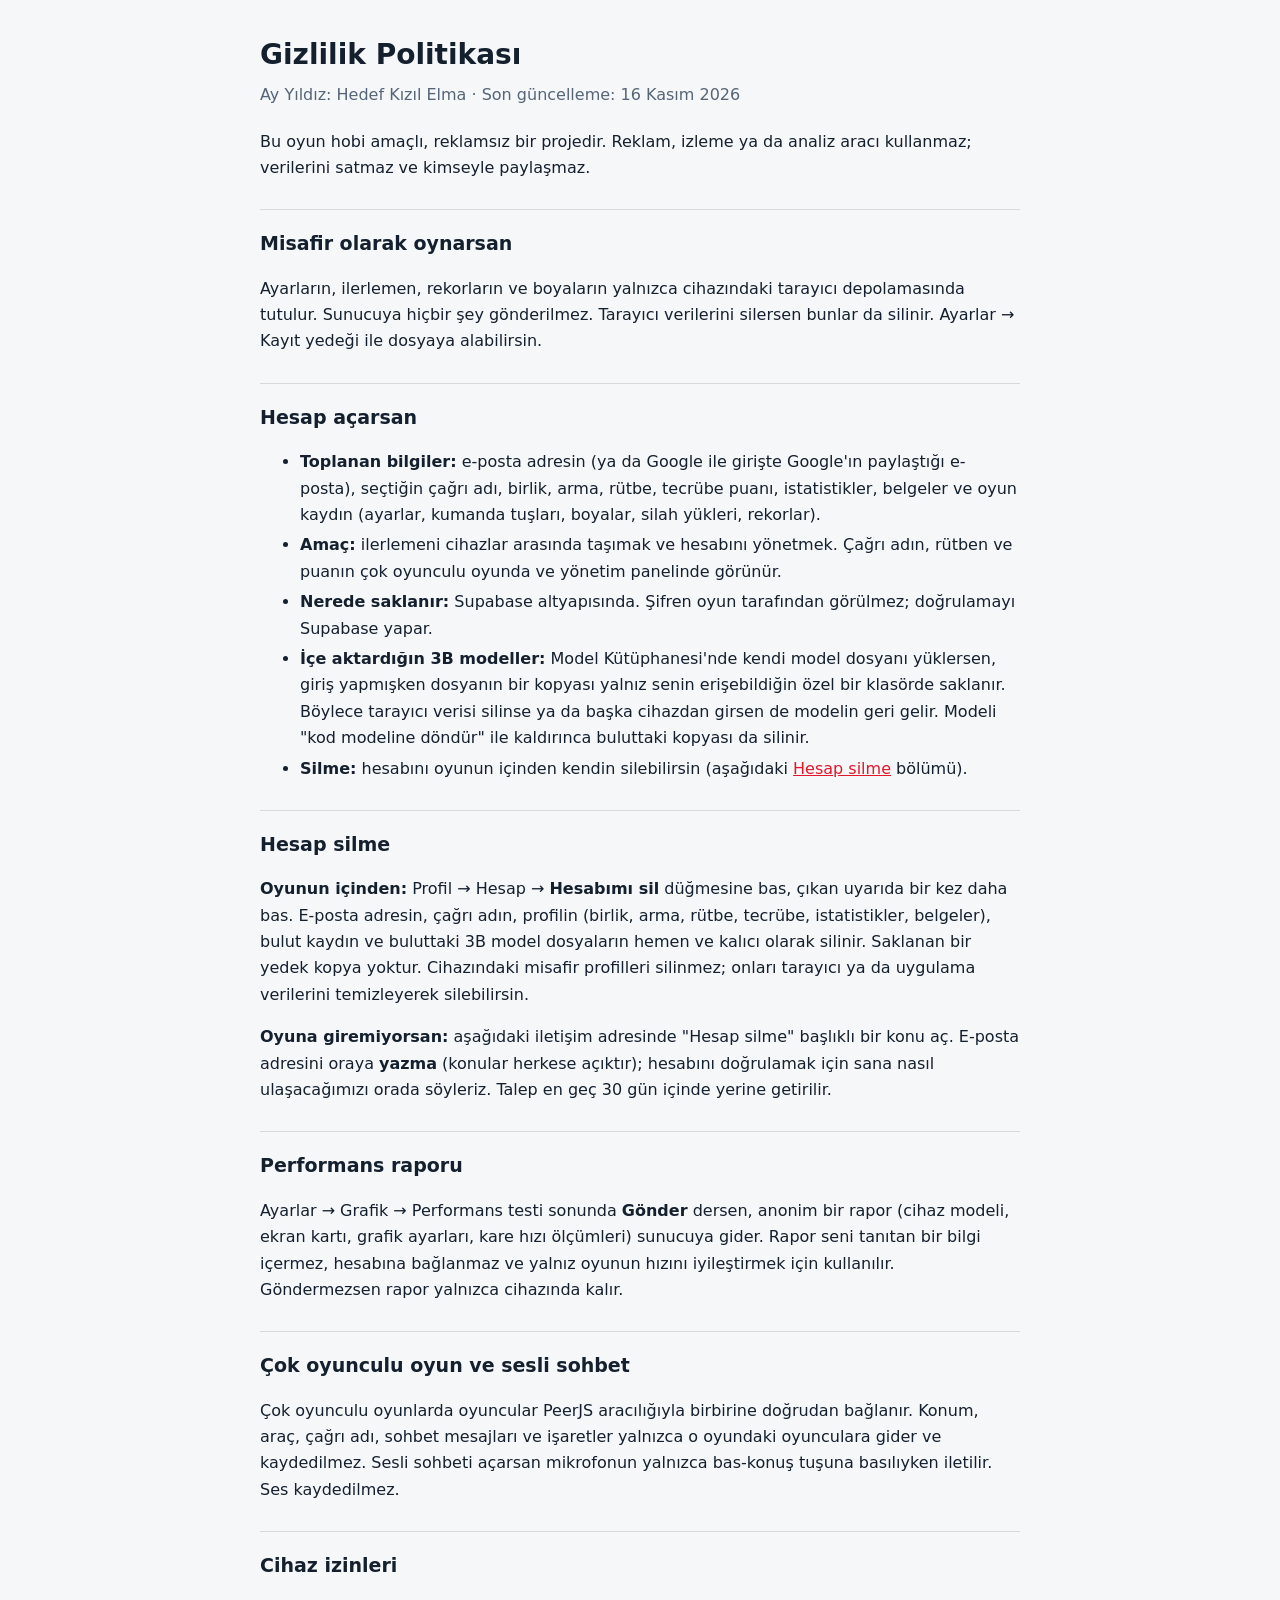
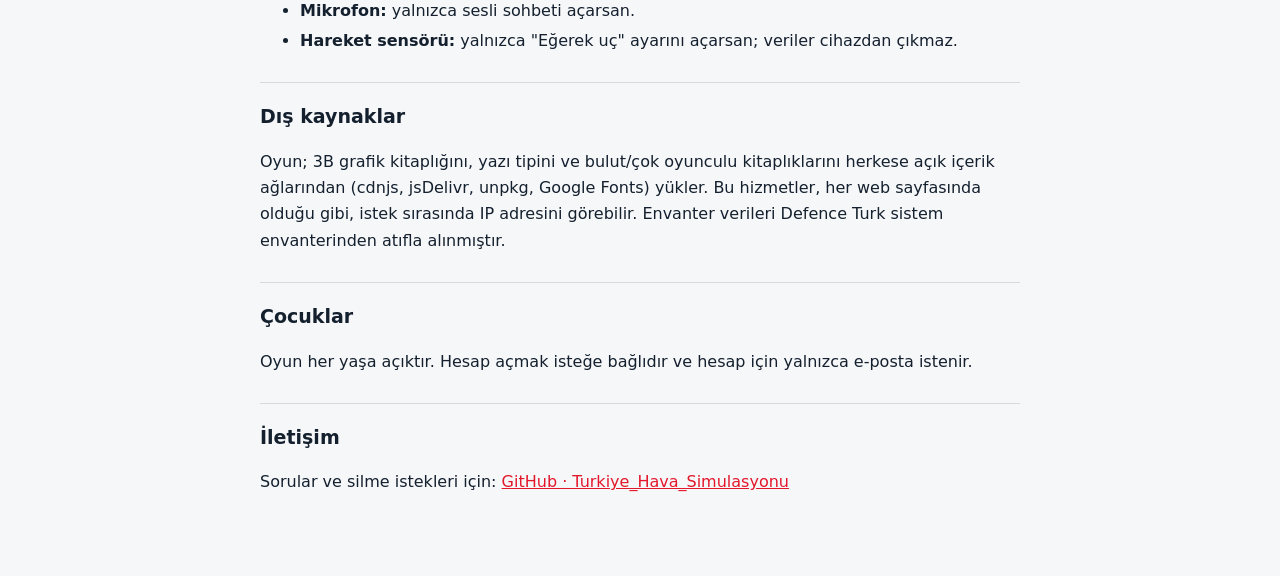
<file: privacy.html>
<!doctype html>
<html lang="tr">
<head>
<meta charset="utf-8">
<meta name="viewport" content="width=device-width, initial-scale=1">
<title>Gizlilik Politikası · Ay Yıldız: Hedef Kızıl Elma</title>
<link rel="icon" href="icon-192.png">
<style>
:root{ --bg:#0a1220; --ink:#e8eef4; --dim:#9fb0c2; --red:#e3172a; --line:rgba(255,255,255,.12); }
@media (prefers-color-scheme: light){ :root{ --bg:#f6f7f9; --ink:#14202e; --dim:#556577; --line:rgba(0,0,0,.12); } }
body{ margin:0; background:var(--bg); color:var(--ink); font:16px/1.65 system-ui,-apple-system,"Segoe UI",sans-serif; }
main{ max-width:760px; margin:0 auto; padding:32px 16px 64px; }
h1{ font-size:28px; margin:0 0 4px; } h2{ font-size:19px; margin:28px 0 6px; border-top:1px solid var(--line); padding-top:18px; }
.sub{ color:var(--dim); margin:0 0 20px; } a{ color:var(--red); } li{ margin:4px 0; }
</style>
</head>
<body><main>
<h1>Gizlilik Politikası</h1>
<p class="sub">Ay Yıldız: Hedef Kızıl Elma · Son güncelleme: 16 Kasım 2026</p>

<p>Bu oyun hobi amaçlı, reklamsız bir projedir. Reklam, izleme ya da analiz aracı kullanmaz; verilerini satmaz ve kimseyle paylaşmaz.</p>

<h2>Misafir olarak oynarsan</h2>
<p>Ayarların, ilerlemen, rekorların ve boyaların yalnızca cihazındaki tarayıcı depolamasında tutulur. Sunucuya hiçbir şey gönderilmez. Tarayıcı verilerini silersen bunlar da silinir. Ayarlar → Kayıt yedeği ile dosyaya alabilirsin.</p>

<h2>Hesap açarsan</h2>
<ul>
<li><b>Toplanan bilgiler:</b> e-posta adresin (ya da Google ile girişte Google'ın paylaştığı e-posta), seçtiğin çağrı adı, birlik, arma, rütbe, tecrübe puanı, istatistikler, belgeler ve oyun kaydın (ayarlar, kumanda tuşları, boyalar, silah yükleri, rekorlar).</li>
<li><b>Amaç:</b> ilerlemeni cihazlar arasında taşımak ve hesabını yönetmek. Çağrı adın, rütben ve puanın çok oyunculu oyunda ve yönetim panelinde görünür.</li>
<li><b>Nerede saklanır:</b> Supabase altyapısında. Şifren oyun tarafından görülmez; doğrulamayı Supabase yapar.</li>
<li><b>İçe aktardığın 3B modeller:</b> Model Kütüphanesi'nde kendi model dosyanı yüklersen, giriş yapmışken dosyanın bir kopyası yalnız senin erişebildiğin özel bir klasörde saklanır. Böylece tarayıcı verisi silinse ya da başka cihazdan girsen de modelin geri gelir. Modeli "kod modeline döndür" ile kaldırınca buluttaki kopyası da silinir.</li>
<li><b>Silme:</b> hesabını oyunun içinden kendin silebilirsin (aşağıdaki <a href="#hesap-silme">Hesap silme</a> bölümü).</li>
</ul>

<h2 id="hesap-silme">Hesap silme</h2>
<p><b>Oyunun içinden:</b> Profil → Hesap → <b>Hesabımı sil</b> düğmesine bas, çıkan uyarıda bir kez daha bas. E-posta adresin, çağrı adın, profilin (birlik, arma, rütbe, tecrübe, istatistikler, belgeler), bulut kaydın ve buluttaki 3B model dosyaların hemen ve kalıcı olarak silinir. Saklanan bir yedek kopya yoktur. Cihazındaki misafir profilleri silinmez; onları tarayıcı ya da uygulama verilerini temizleyerek silebilirsin.</p>
<p><b>Oyuna giremiyorsan:</b> aşağıdaki iletişim adresinde "Hesap silme" başlıklı bir konu aç. E-posta adresini oraya <b>yazma</b> (konular herkese açıktır); hesabını doğrulamak için sana nasıl ulaşacağımızı orada söyleriz. Talep en geç 30 gün içinde yerine getirilir.</p>

<h2>Performans raporu</h2>
<p>Ayarlar → Grafik → Performans testi sonunda <b>Gönder</b> dersen, anonim bir rapor (cihaz modeli, ekran kartı, grafik ayarları, kare hızı ölçümleri) sunucuya gider. Rapor seni tanıtan bir bilgi içermez, hesabına bağlanmaz ve yalnız oyunun hızını iyileştirmek için kullanılır. Göndermezsen rapor yalnızca cihazında kalır.</p>

<h2>Çok oyunculu oyun ve sesli sohbet</h2>
<p>Çok oyunculu oyunlarda oyuncular PeerJS aracılığıyla birbirine doğrudan bağlanır. Konum, araç, çağrı adı, sohbet mesajları ve işaretler yalnızca o oyundaki oyunculara gider ve kaydedilmez. Sesli sohbeti açarsan mikrofonun yalnızca bas-konuş tuşuna basılıyken iletilir. Ses kaydedilmez.</p>

<h2>Cihaz izinleri</h2>
<ul>
<li><b>Mikrofon:</b> yalnızca sesli sohbeti açarsan.</li>
<li><b>Hareket sensörü:</b> yalnızca "Eğerek uç" ayarını açarsan; veriler cihazdan çıkmaz.</li>
</ul>

<h2>Dış kaynaklar</h2>
<p>Oyun; 3B grafik kitaplığını, yazı tipini ve bulut/çok oyunculu kitaplıklarını herkese açık içerik ağlarından (cdnjs, jsDelivr, unpkg, Google Fonts) yükler. Bu hizmetler, her web sayfasında olduğu gibi, istek sırasında IP adresini görebilir. Envanter verileri Defence Turk sistem envanterinden atıfla alınmıştır.</p>

<h2>Çocuklar</h2>
<p>Oyun her yaşa açıktır. Hesap açmak isteğe bağlıdır ve hesap için yalnızca e-posta istenir.</p>

<h2>İletişim</h2>
<p>Sorular ve silme istekleri için: <a href="https://github.com/astakyon/Turkiye_Hava_Simulasyonu/issues">GitHub · Turkiye_Hava_Simulasyonu</a></p>
</main></body>
</html>
</file>
